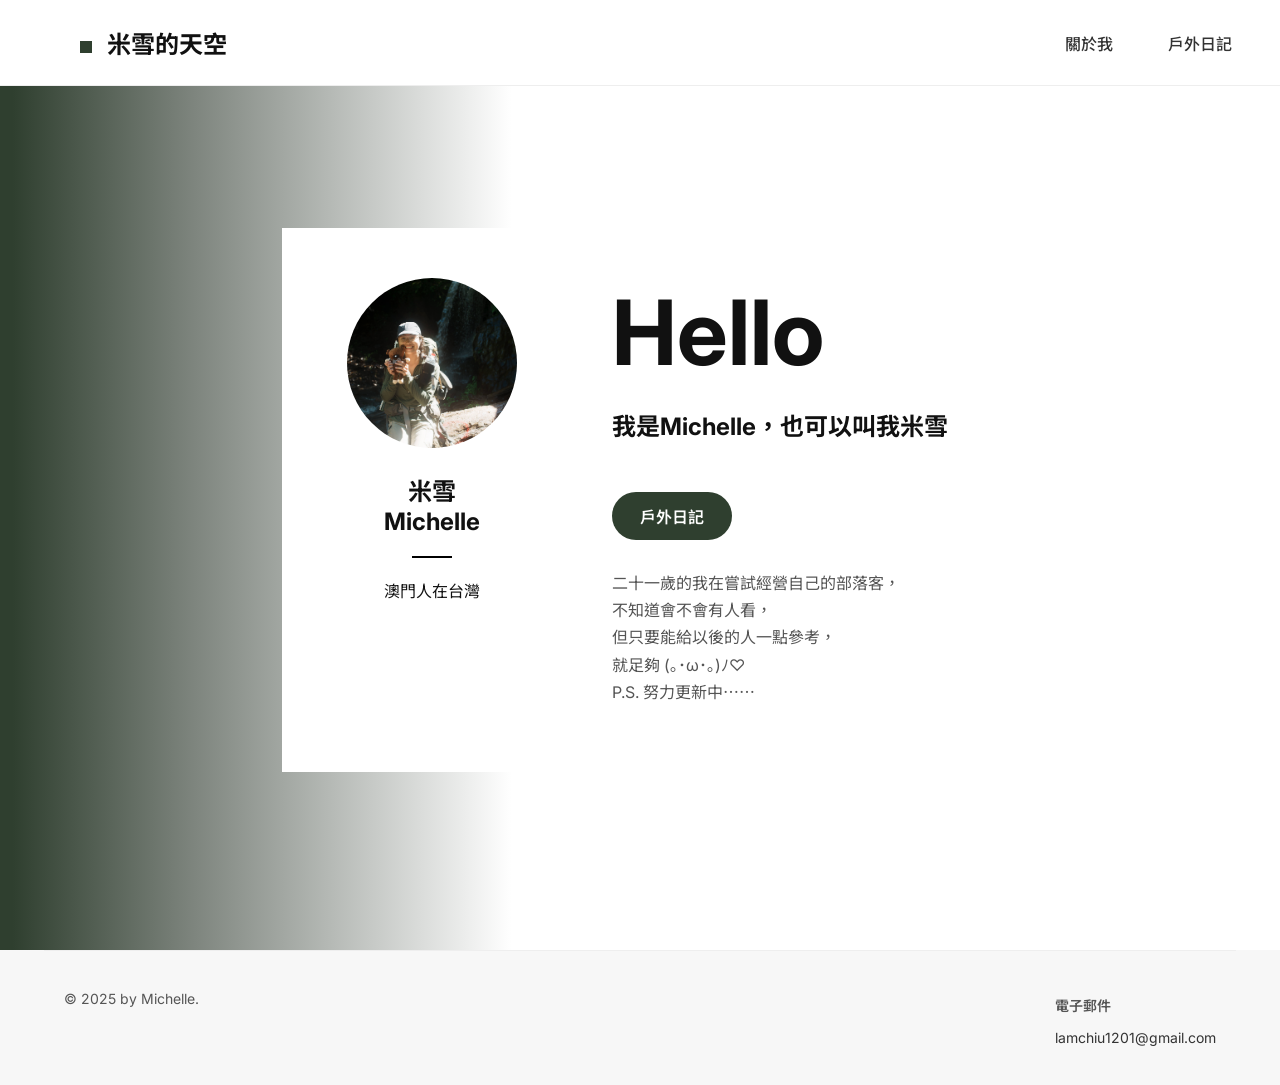
<file: index.html>
<!DOCTYPE html>
<html>

<head>

<meta charset="UTF-8">
<title>米雪的天空</title>

<link href="https://fonts.googleapis.com/css2?family=Inter:wght@400;600;800&family=Noto+Sans+TC:wght@100;200;300;400;500;600;700;800;900&family=Open+Sans:wght@300;400;600;700&display=swap" rel="stylesheet">
<link rel="stylesheet" href="style.css">

</head>

<body>

<header class="header">

<div class="logo">
<span class="square"></span>
米雪的天空
</div>

<nav>
<a href="#">關於我</a>
<a href="blog.html">戶外日記</a>
</nav>

</header>


<section class="hero">

<div class="profile-card">
<div class="card-left">

<img src="images/profile.jpg">

<h2>
米雪<br>
<span class="english-name">Michelle</span><br>
</h2>

<div class="line"></div>

<p>澳門人在台灣</p>

</div>


<div class="card-right">

<h1>Hello</h1>

<h2>
我是Michelle，也可以叫我米雪
</h2>

<a class="button" href="blog.html">
戶外日記
</a>

<p>
二十一歲的我在嘗試經營自己的部落客，<br>
不知道會不會有人看，<br>
但只要能給以後的人一點參考，<br>
就足夠 (｡･ω･｡)ﾉ♡ <br>
P.S. 努力更新中⋯⋯
</p>

</div>

</div>

</section>


<footer class="footer">

<div class="footer-left">

<p>© 2025 by Michelle.</p>

</div>

<div class="footer-right">

<div class="contact">

<h4>電子郵件</h4>

<p>
<a href="mailto:lamchiu1201@gmail.com">
lamchiu1201@gmail.com
</a>
</p>

</div>

</div>

</footer>

</body>
</html>
</file>
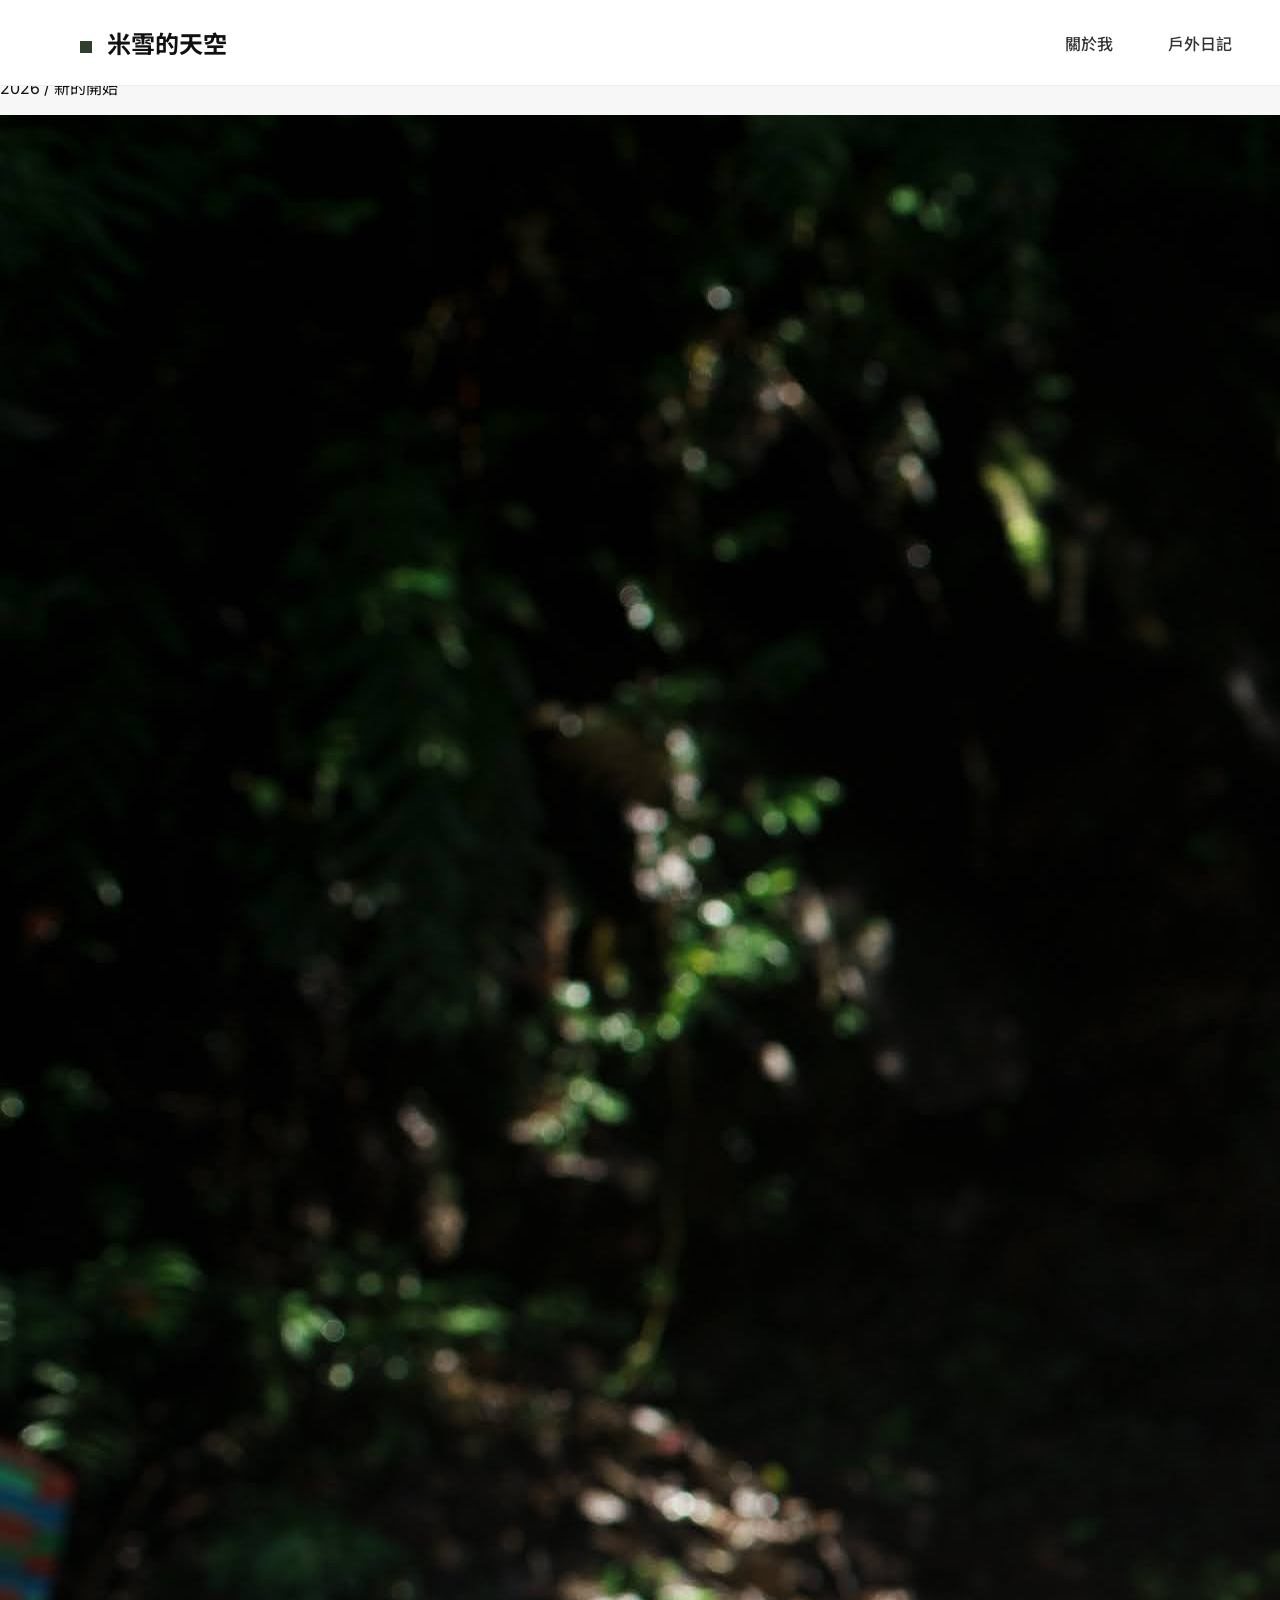
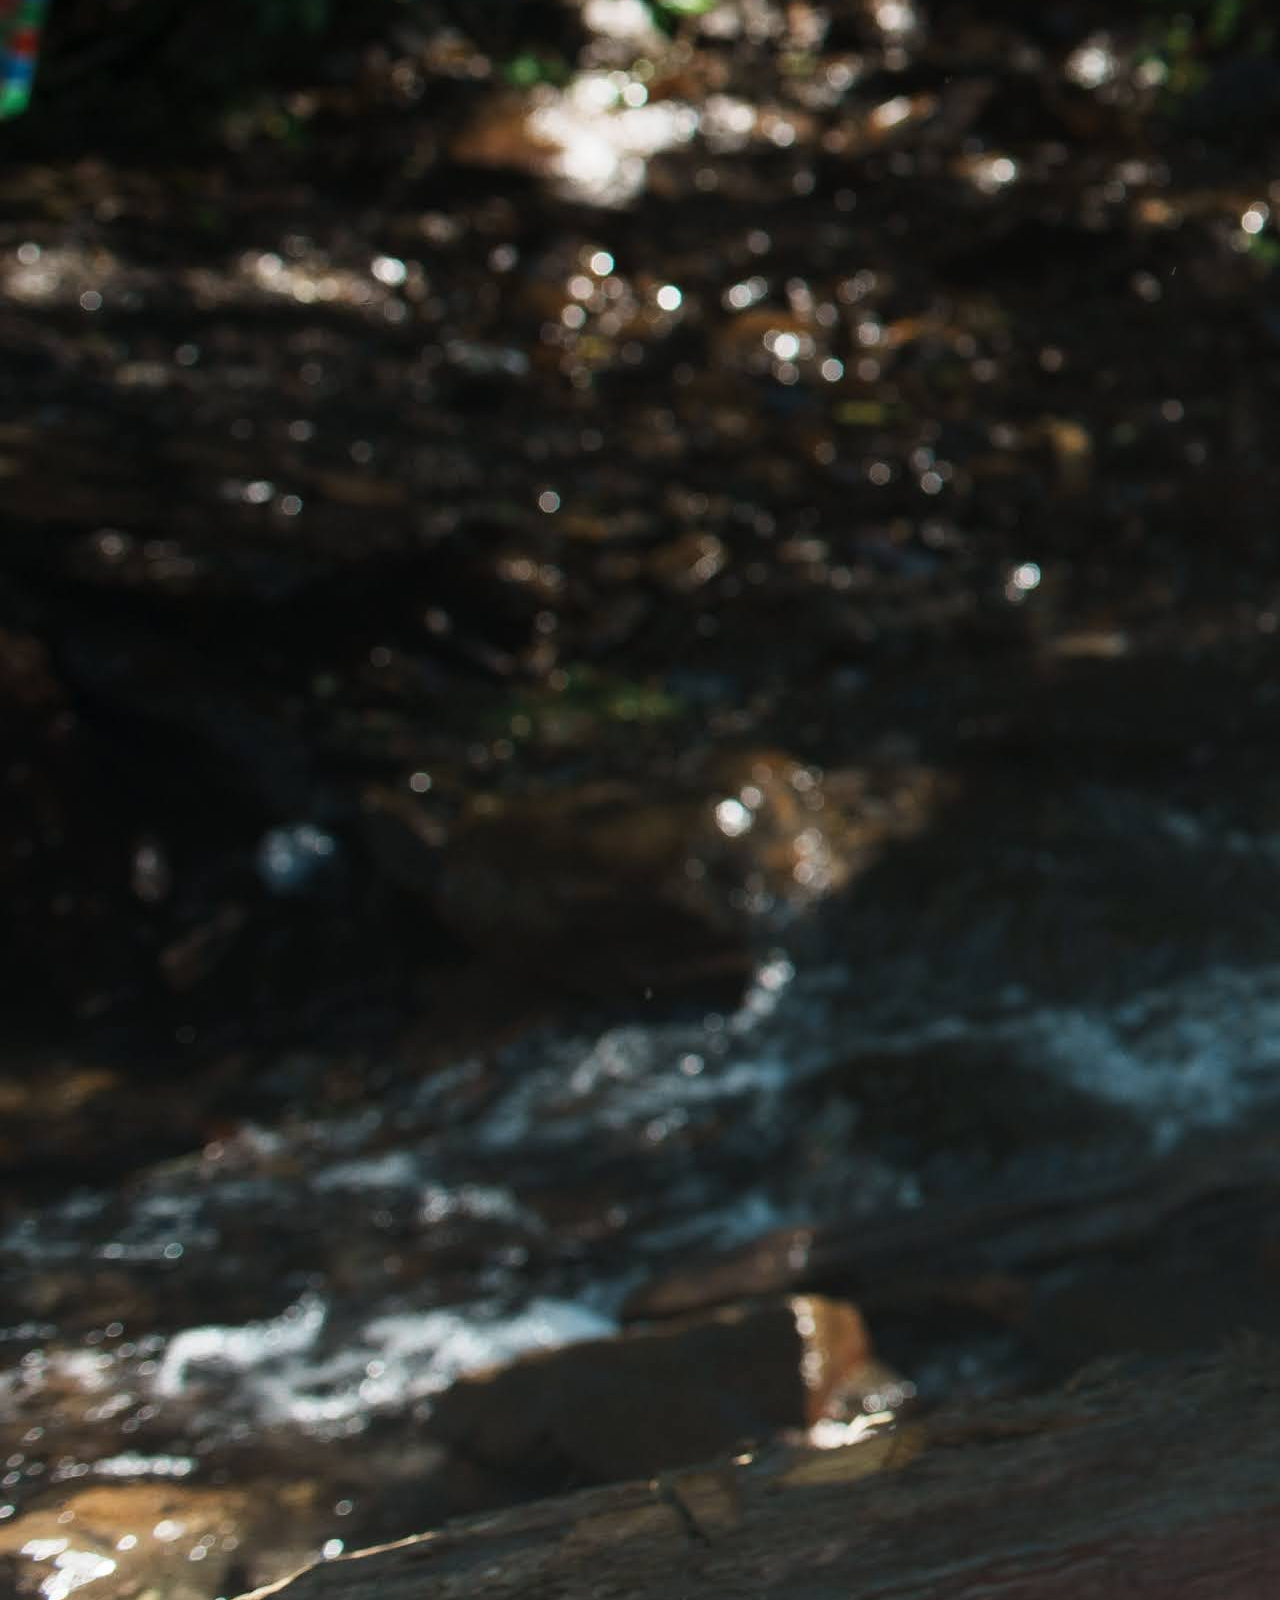
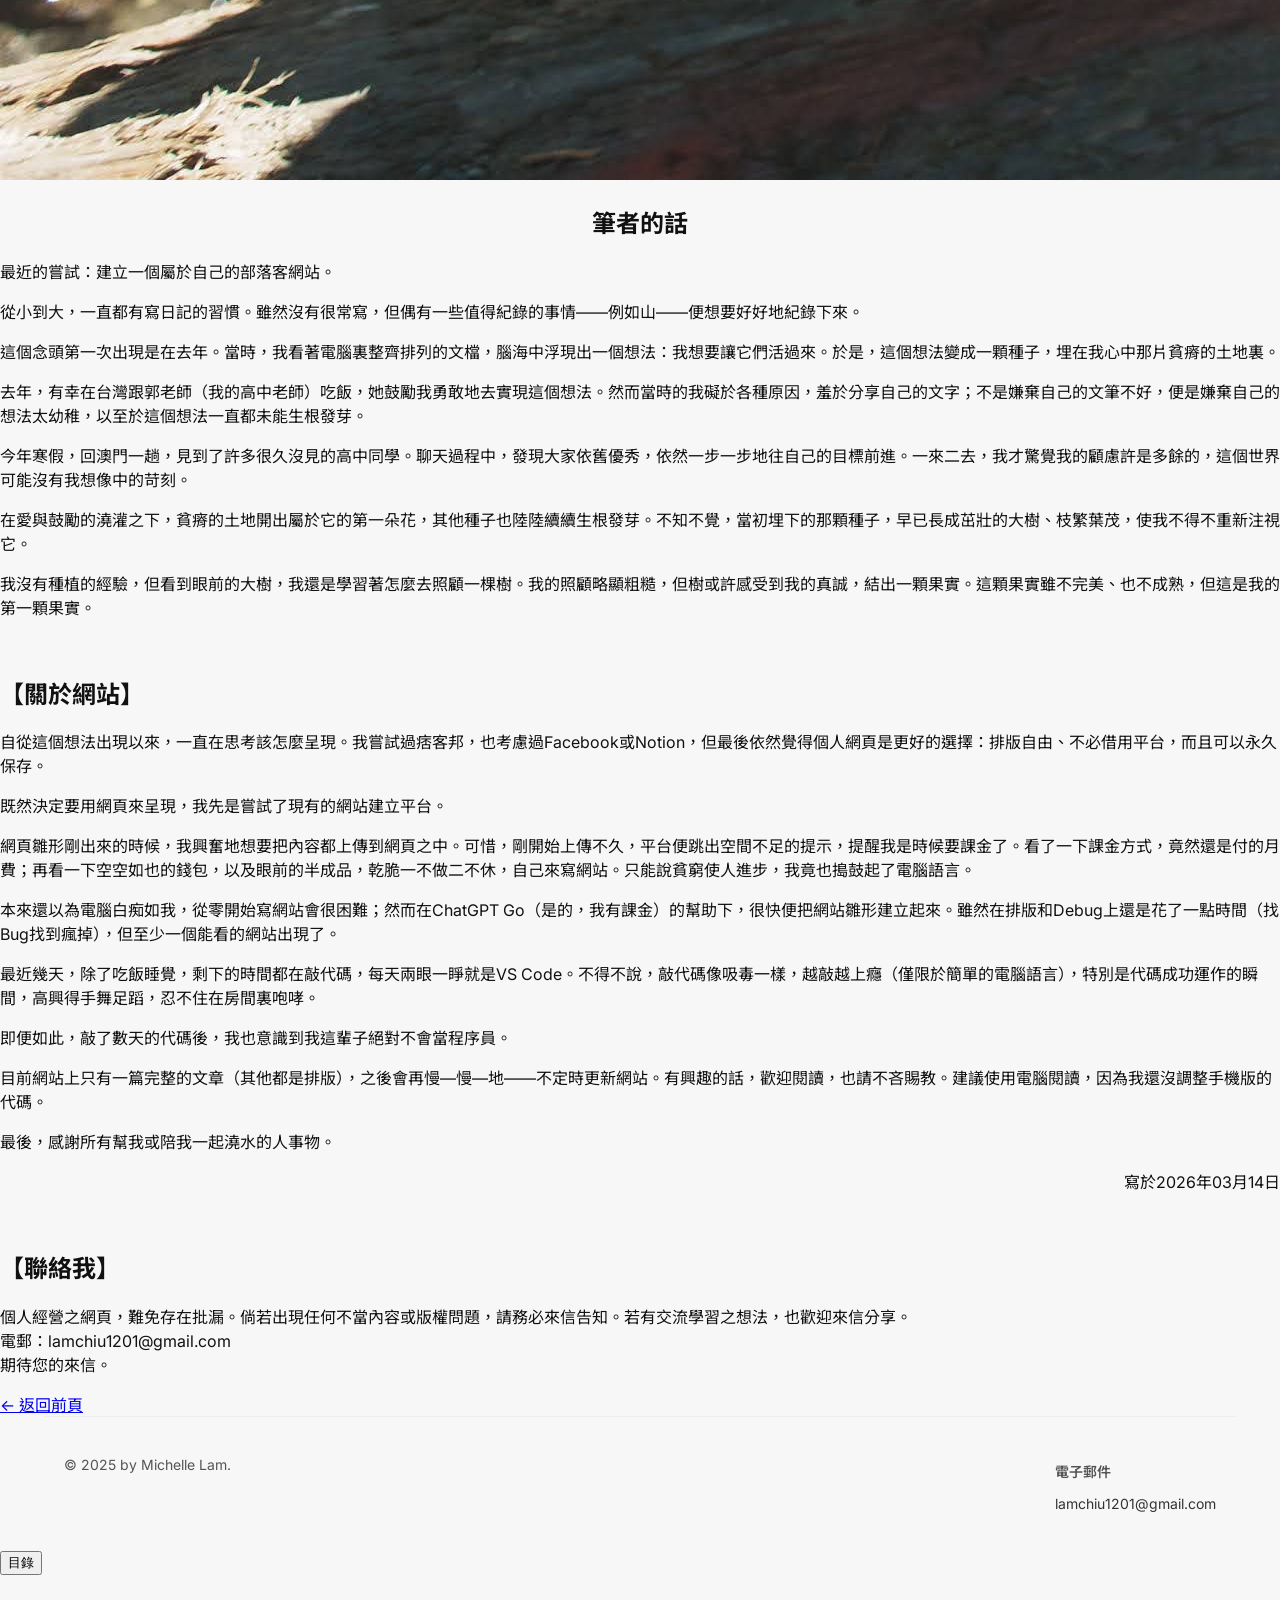
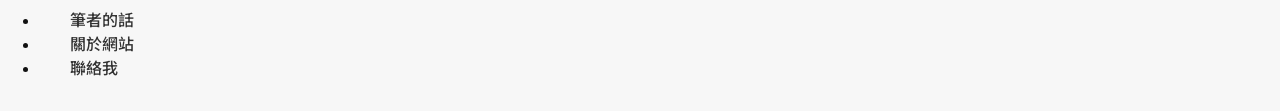
<file: posts/intro.html>
<!DOCTYPE html>
<html>


<head>

<meta charset="UTF-8">
<title>筆者的話</title>

<link href="https://fonts.googleapis.com/css2?family=Inter:wght@400;600;800&family=Noto+Sans+TC:wght@100;200;300;400;500;600;700;800;900&family=Open+Sans:wght@300;400;600;700&display=swap" rel="stylesheet">

<link rel="stylesheet" href="../style.css">

</head>

<body>

<header class="header">

<div class="logo">
<span class="square"></span>
米雪的天空
</div>

<nav>
<a href="../index.html">關於我</a>
<a href="../blog.html">戶外日記</a>
</nav>

</header>


<div class="layout"> 

<section class="post">

<h1>筆者的話</h1>

<p class="post-meta">
2026 / 新的開始
</p>


<img src="../images/profile.jpg">

<h2 style="text-align: center;" id="intro">筆者的話</h2>

<p>最近的嘗試：建立一個屬於自己的部落客網站。</p>
<p>從小到大，一直都有寫日記的習慣。雖然沒有很常寫，但偶有一些值得紀錄的事情——例如山——便想要好好地紀錄下來。
</p><p>這個念頭第一次出現是在去年。當時，我看著電腦裏整齊排列的文檔，腦海中浮現出一個想法：我想要讓它們活過來。於是，這個想法變成一顆種子，埋在我心中那片貧瘠的土地裏。
</p><p>去年，有幸在台灣跟郭老師（我的高中老師）吃飯，她鼓勵我勇敢地去實現這個想法。然而當時的我礙於各種原因，羞於分享自己的文字；不是嫌棄自己的文筆不好，便是嫌棄自己的想法太幼稚，以至於這個想法一直都未能生根發芽。
</p><p>今年寒假，回澳門一趟，見到了許多很久沒見的高中同學。聊天過程中，發現大家依舊優秀，依然一步一步地往自己的目標前進。一來二去，我才驚覺我的顧慮許是多餘的，這個世界可能沒有我想像中的苛刻。
</p><p>在愛與鼓勵的澆灌之下，貧瘠的土地開出屬於它的第一朵花，其他種子也陸陸續續生根發芽。不知不覺，當初埋下的那顆種子，早已長成茁壯的大樹、枝繁葉茂，使我不得不重新注視它。
</p><p>我沒有種植的經驗，但看到眼前的大樹，我還是學習著怎麼去照顧一棵樹。我的照顧略顯粗糙，但樹或許感受到我的真誠，結出一顆果實。這顆果實雖不完美、也不成熟，但這是我的第一顆果實。
</p>

<br>
<h2 id="aboutwebsite">【關於網站】</h2>

<p>自從這個想法出現以來，一直在思考該怎麼呈現。我嘗試過痞客邦，也考慮過Facebook或Notion，但最後依然覺得個人網頁是更好的選擇：排版自由、不必借用平台，而且可以永久保存。
</p><p>既然決定要用網頁來呈現，我先是嘗試了現有的網站建立平台。
</p><p>網頁雛形剛出來的時候，我興奮地想要把內容都上傳到網頁之中。可惜，剛開始上傳不久，平台便跳出空間不足的提示，提醒我是時候要課金了。看了一下課金方式，竟然還是付的月費；再看一下空空如也的錢包，以及眼前的半成品，乾脆一不做二不休，自己來寫網站。只能說貧窮使人進步，我竟也搗鼓起了電腦語言。
</p><p>本來還以為電腦白痴如我，從零開始寫網站會很困難；然而在ChatGPT Go（是的，我有課金）的幫助下，很快便把網站雛形建立起來。雖然在排版和Debug上還是花了一點時間（找Bug找到瘋掉），但至少一個能看的網站出現了。
</p><p>最近幾天，除了吃飯睡覺，剩下的時間都在敲代碼，每天兩眼一睜就是VS Code。不得不說，敲代碼像吸毒一樣，越敲越上癮（僅限於簡單的電腦語言），特別是代碼成功運作的瞬間，高興得手舞足蹈，忍不住在房間裏咆哮。
</p><p>即便如此，敲了數天的代碼後，我也意識到我這輩子絕對不會當程序員。
</p><p>目前網站上只有一篇完整的文章（其他都是排版），之後會再慢—慢—地——不定時更新網站。有興趣的話，歡迎閱讀，也請不吝賜教。建議使用電腦閱讀，因為我還沒調整手機版的代碼。
</p><p>最後，感謝所有幫我或陪我一起澆水的人事物。</p>

<p class="info" style="text-align: right">寫於2026年03月14日</p>

<br>
<h2 id="contact">【聯絡我】</h2>
<p class="info">
個人經營之網頁，難免存在批漏。倘若出現任何不當內容或版權問題，請務必來信告知。若有交流學習之想法，也歡迎來信分享。
<br>電郵：lamchiu1201@gmail.com
<br>期待您的來信。
</p>
<a href="../blog.html" class="post-back">
← 返回前頁
</a>

</section>
</div>

<footer class="footer">

<div class="footer-left">

<p>© 2025 by Michelle Lam.</p>

</div>

<div class="footer-right">

<div class="contact">

<h4>電子郵件</h4>

<p>
<a href="mailto:lamchiu1201@gmail.com">
lamchiu1201@gmail.com
</a>
</p>

</div>

</div>

</footer>

<button class="toc-toggle">目錄</button>
  <nav class="toc" >
    <ul><p>
      <li><a href="#intro">筆者的話</a></li>
      <li><a href="#aboutwebsite">關於網站</a></li>
      <li><a href="#contact">聯絡我</a></li>
    </p></ul>
  </nav>

<script>
const btn = document.querySelector(".toc-toggle");
const toc = document.querySelector(".toc");

btn.onclick = () => {
  toc.classList.toggle("open");
}
</script>

</body>
</html>
</file>
<file: style.css>
body{
margin:0;
font-family:'Inter','Noto Sans TC',sans-serif;
background:#f7f7f7;
color:#111;
}

/* HEADER */

.header{
position:fixed;
top:0;
left:0;
width:90%;
display:flex;
justify-content:space-between;
align-items:center;
padding:25px 80px;
background:white;
border-bottom:1px solid #eee;
z-index:9999;
transition:all 0.35s ease;
}

.header.small{
padding:15px 80px;
box-shadow:0 4px 20px rgba(0,0,0,0.08);
}

.logo{
font-size:24px;
font-weight:700;
transition:all 0.35s ease;
}

.header.small .logo{
font-size:20px;
}

.square{
width:12px;
height:12px;
background:#2f3f2f;
display:inline-block;
margin-right:10px;
}

nav{
display:flex;
align-items:center;
gap:25px;
}

nav a{
margin-left:30px;
text-decoration:none;
color:#333;
font-weight:500;
transition:opacity 0.3s ease;
}

nav a:hover{
opacity:0.6;
}

/* HERO */

.hero{
display:flex;
align-items:center;      /* 垂直置中 */
justify-content:center;  /* 水平置中 */
gap:100px;
padding-top:50px;
min-height:100vh;        /* 佔滿整個畫面高度 */
background:linear-gradient(
90deg,
#2f3f2f 1%,
#7d847d 15%,
#ffffff 40%
);

}

.hero{
display:flex;
align-items:center;
justify-content:center;
}


/* PROFILE CARD */

.profile-card{
display:flex;
gap:80px;
background:white;
padding:50px;
}

.card-left{
width:200px;
text-align:center;
}

.card-left img{
width:170px;
height:170px;
border-radius:50%;
object-fit:cover;
}

.card-right{
max-width:520px;
}

.card-right h1{
font-size:90px;
margin:0;
}

.card-right h2{
margin-top:20px;
}

.card-right p{
margin-top:30px;
line-height:1.7;
color:#555;
}

.line{
width:40px;
height:2px;
background:black;
margin:20px auto;
}


/* INTRO */

.intro{
max-width:520px;
}

.intro h1{
font-size:90px;
font-weight:600;
margin:0;
}

.intro h2{

margin-top:20px;

font-size:22px;

}

.intro p{

margin-top:30px;

line-height:1.7;

color:#555;

}

.button{

display:inline-block;

margin-top:30px;

padding:12px 28px;

background:#2f3f2f;

color:white;

border-radius:30px;

text-decoration:none;

font-weight:600;

transition:all 0.3s ease;

}

.button:hover{

background:#3c5240;

transform:translateY(-2px);

}
/* FOOTER */
.footer{

width:90%;

}

.footer{

display:flex;
justify-content:space-between;
align-items:flex-start;

flex-wrap:wrap;

max-width:1200px;
margin:0 auto;

padding:25px 20px;

background:#f7f7f7;

border-top:1px solid #eee;

font-size:14px;

color:#555;

}

.footer-right{

display:flex;

gap:60px;

flex-wrap:wrap;

}

.contact h4{
margin-bottom:10px;
font-weight:600;
}

.contact a{
text-decoration:none;
color:#333;
}

.contact a:hover{
text-decoration:underline;
}


/* MOBILE */

@media (max-width:900px){

.profile-card{

flex-direction:column;

align-items:center;

}

.card-right{

text-align:center;

}

}
</file>
